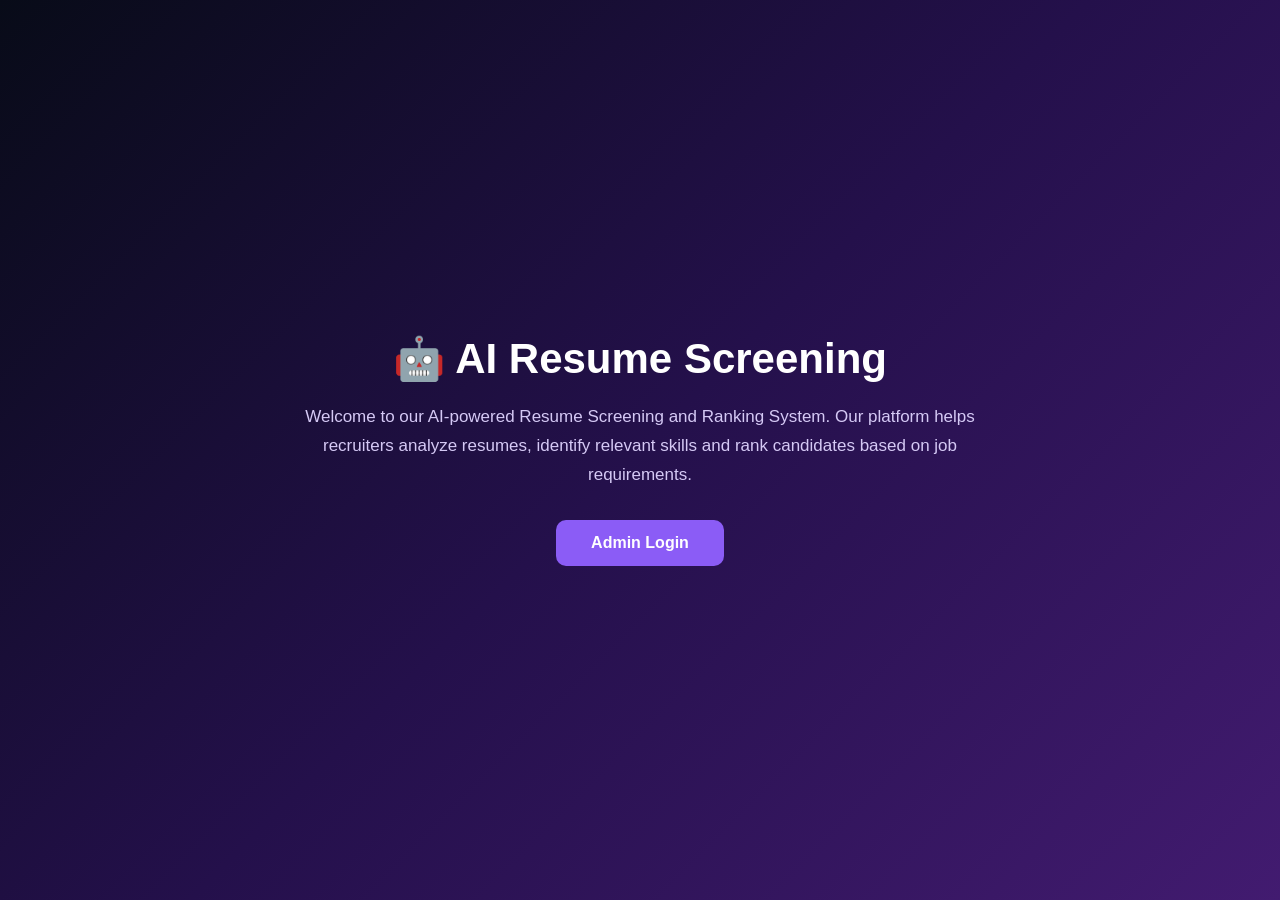
<file: templates/index.html>
<!DOCTYPE html>
<html lang="en">
<head>
    <meta charset="UTF-8">
    <meta name="viewport" content="width=device-width, initial-scale=1.0">
    <title>AI Resume Screening System</title>

    <style>
        * {
            margin: 0;
            padding: 0;
            box-sizing: border-box;
        }

        body {
            font-family: Arial, sans-serif;
            min-height: 100vh;
            background: linear-gradient(135deg, #080b18, #24104b, #421b70);
            color: white;
            display: flex;
            align-items: center;
            justify-content: center;
            text-align: center;
        }

        .container {
            max-width: 750px;
            padding: 50px 30px;
        }

        h1 {
            font-size: 42px;
            margin-bottom: 20px;
        }

        p {
            font-size: 17px;
            line-height: 1.7;
            color: #d5c9f5;
            margin-bottom: 30px;
        }

        a {
            display: inline-block;
            padding: 14px 35px;
            background: #8b5cf6;
            color: white;
            text-decoration: none;
            border-radius: 10px;
            font-weight: bold;
        }

        a:hover {
            background: #a78bfa;
        }
    </style>
</head>

<body>

    <div class="container">

        <h1>🤖 AI Resume Screening</h1>

        <p>
            Welcome to our AI-powered Resume Screening and Ranking System.
            Our platform helps recruiters analyze resumes, identify relevant
            skills and rank candidates based on job requirements.
        </p>

        <a href="{{ url_for('admin_login') }}">
            Admin Login
        </a>

    </div>

</body>
</html>
</file>
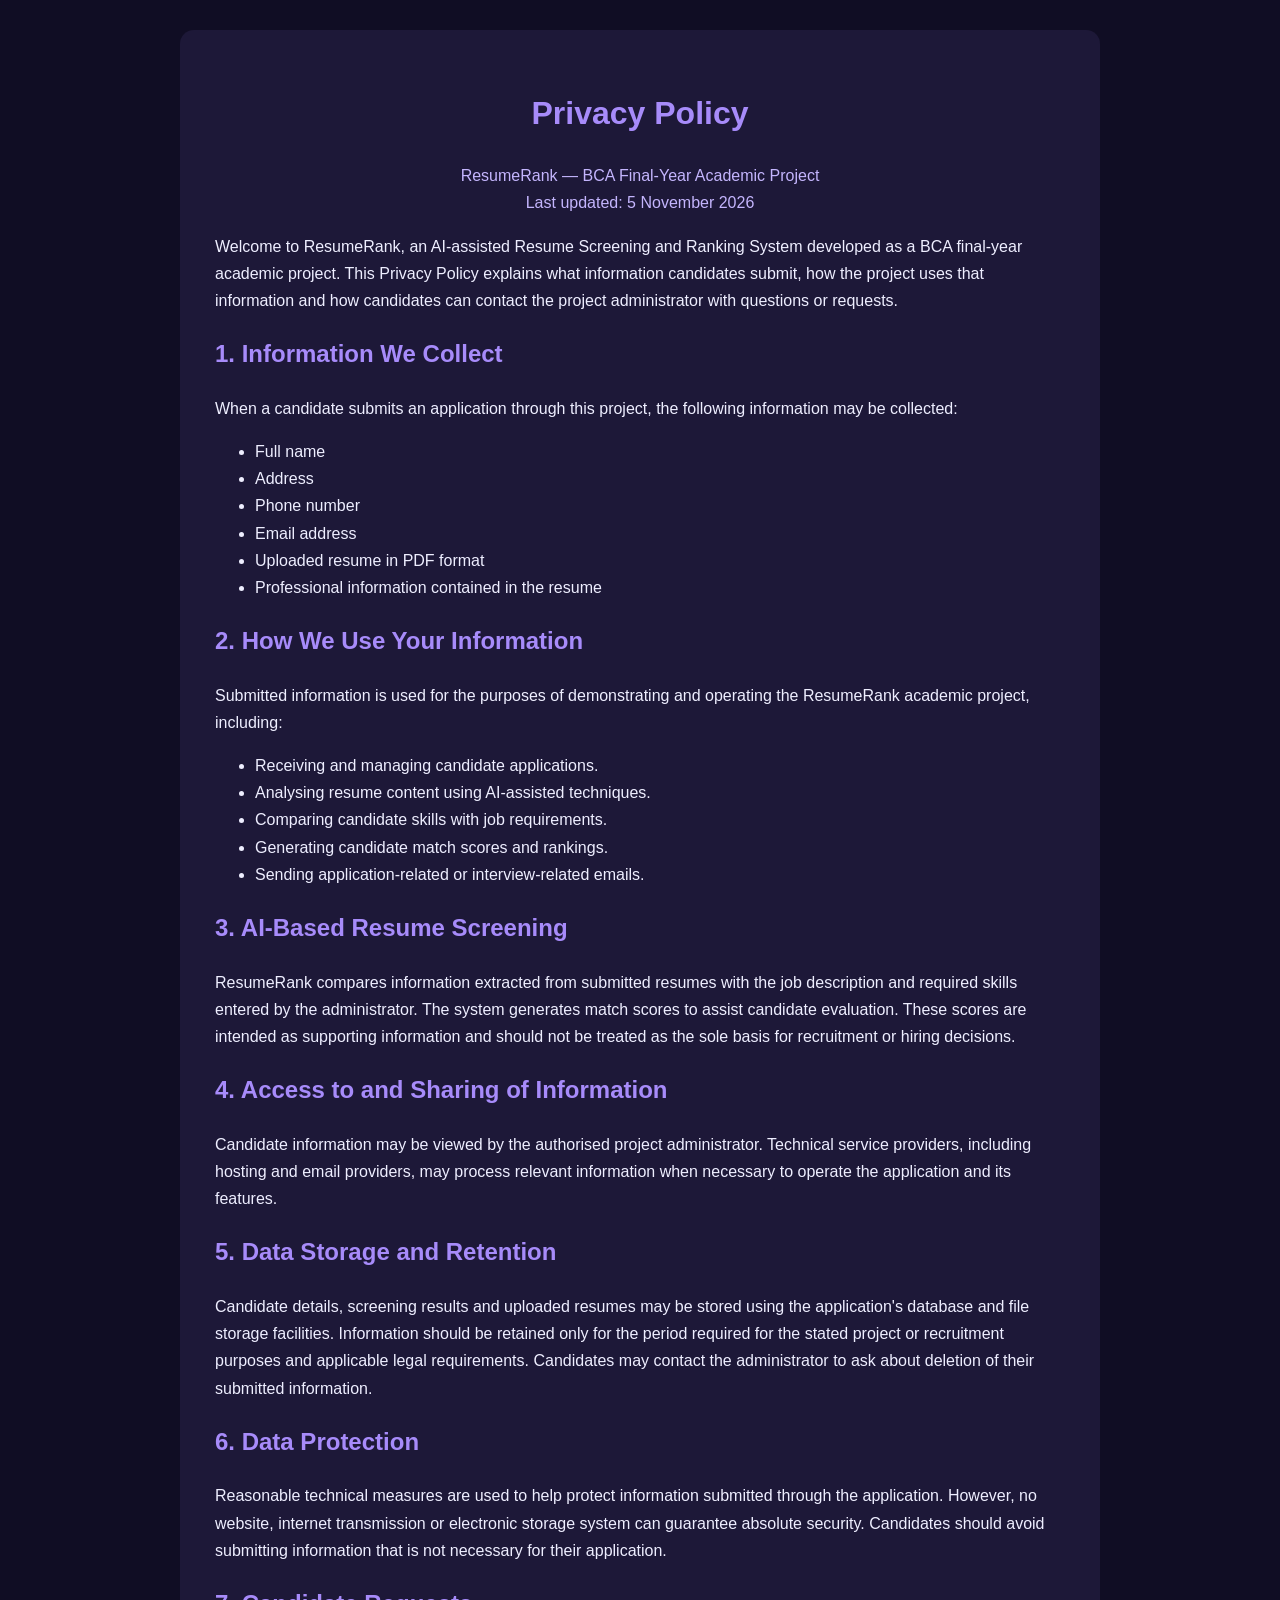
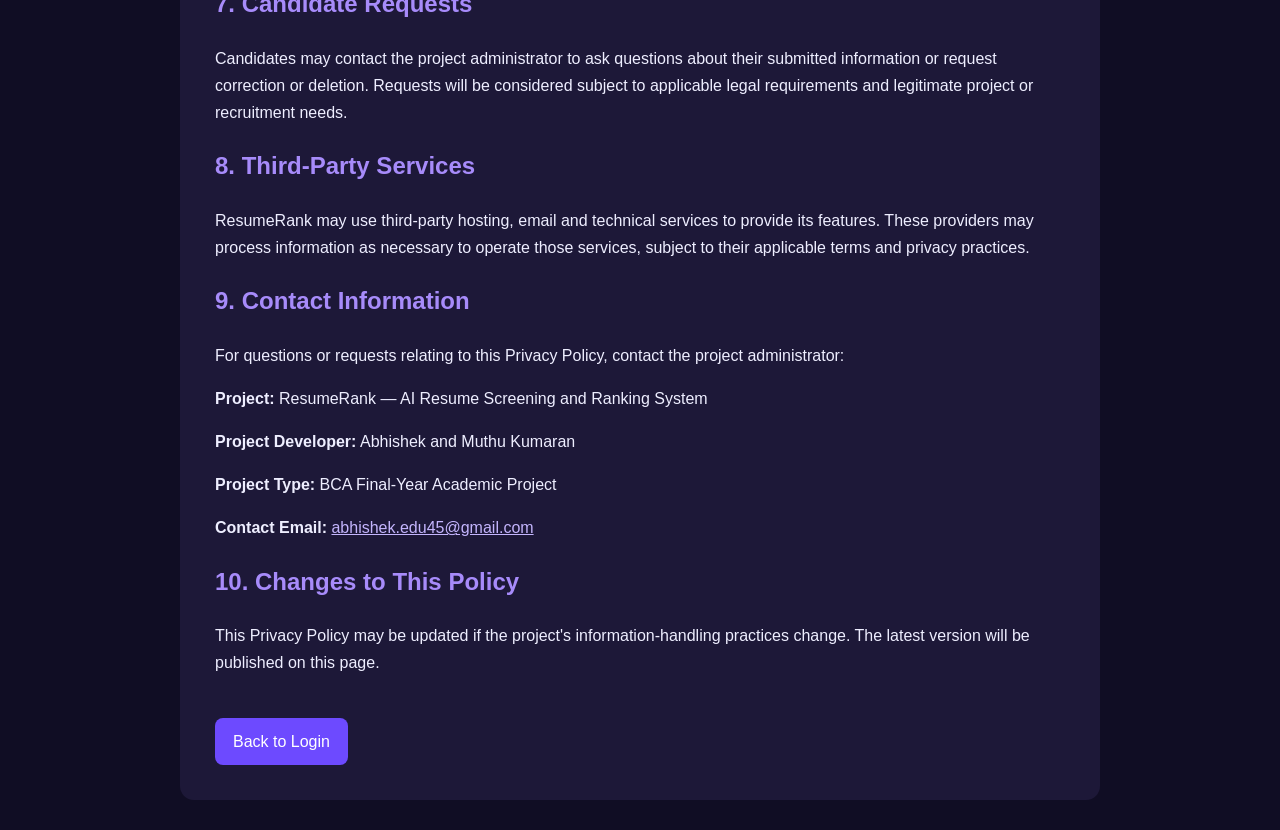
<file: templates/privacy.html>
<!DOCTYPE html>
<html lang="en">
<head>
    <meta charset="UTF-8">
    <meta name="viewport" content="width=device-width, initial-scale=1.0">

    <meta name="description"
          content="Privacy Policy for ResumeRank, a BCA final-year academic project demonstrating AI-assisted resume screening and candidate ranking.">

    <title>Privacy Policy | ResumeRank Student Project</title>

    <style>
        body {
            margin: 0;
            padding: 30px 15px;
            font-family: Arial, sans-serif;
            background: #100d24;
            color: #eeeeff;
            line-height: 1.7;
        }

        .container {
            max-width: 850px;
            margin: auto;
            padding: 35px;
            background: #1d1838;
            border-radius: 14px;
        }

        h1, h2 {
            color: #a78bfa;
        }

        h1 {
            text-align: center;
        }

        .updated {
            text-align: center;
            color: #c4b5fd;
        }

        a {
            color: #c4b5fd;
        }

        .back {
            display: inline-block;
            margin-top: 25px;
            padding: 10px 18px;
            background: #6d4aff;
            color: white;
            text-decoration: none;
            border-radius: 8px;
        }

        .back:hover {
            background: #805fff;
        }

        @media (max-width: 600px) {
            .container {
                padding: 20px;
            }
        }
    </style>
</head>

<body>
<main class="container">

    <h1>Privacy Policy</h1>

    <p class="updated">
        ResumeRank — BCA Final-Year Academic Project
        <br>
        Last updated: 5 November 2026
    </p>

    <p>
        Welcome to ResumeRank, an AI-assisted Resume Screening and
        Ranking System developed as a BCA final-year academic project.
        This Privacy Policy explains what information candidates submit,
        how the project uses that information and how candidates can
        contact the project administrator with questions or requests.
    </p>

    <h2>1. Information We Collect</h2>

    <p>
        When a candidate submits an application through this project,
        the following information may be collected:
    </p>

    <ul>
        <li>Full name</li>
        <li>Address</li>
        <li>Phone number</li>
        <li>Email address</li>
        <li>Uploaded resume in PDF format</li>
        <li>Professional information contained in the resume</li>
    </ul>

    <h2>2. How We Use Your Information</h2>

    <p>
        Submitted information is used for the purposes of demonstrating
        and operating the ResumeRank academic project, including:
    </p>

    <ul>
        <li>Receiving and managing candidate applications.</li>
        <li>Analysing resume content using AI-assisted techniques.</li>
        <li>Comparing candidate skills with job requirements.</li>
        <li>Generating candidate match scores and rankings.</li>
        <li>Sending application-related or interview-related emails.</li>
    </ul>

    <h2>3. AI-Based Resume Screening</h2>

    <p>
        ResumeRank compares information extracted from submitted resumes
        with the job description and required skills entered by the
        administrator. The system generates match scores to assist
        candidate evaluation. These scores are intended as supporting
        information and should not be treated as the sole basis for
        recruitment or hiring decisions.
    </p>

    <h2>4. Access to and Sharing of Information</h2>

    <p>
        Candidate information may be viewed by the authorised project
        administrator. Technical service providers, including hosting
        and email providers, may process relevant information when
        necessary to operate the application and its features.
    </p>

    <h2>5. Data Storage and Retention</h2>

    <p>
        Candidate details, screening results and uploaded resumes may
        be stored using the application's database and file storage
        facilities. Information should be retained only for the period
        required for the stated project or recruitment purposes and
        applicable legal requirements. Candidates may contact the
        administrator to ask about deletion of their submitted
        information.
    </p>

    <h2>6. Data Protection</h2>

    <p>
        Reasonable technical measures are used to help protect
        information submitted through the application. However,
        no website, internet transmission or electronic storage
        system can guarantee absolute security.
        Candidates should avoid submitting information that is
        not necessary for their application.
    </p>

    <h2>7. Candidate Requests</h2>

    <p>
        Candidates may contact the project administrator to ask
        questions about their submitted information or request
        correction or deletion. Requests will be considered subject
        to applicable legal requirements and legitimate project
        or recruitment needs.
    </p>

    <h2>8. Third-Party Services</h2>

    <p>
        ResumeRank may use third-party hosting, email and technical
        services to provide its features. These providers may process
        information as necessary to operate those services, subject
        to their applicable terms and privacy practices.
    </p>

    <h2>9. Contact Information</h2>

    <p>
        For questions or requests relating to this Privacy Policy,
        contact the project administrator:
    </p>

    <p>
        <strong>Project:</strong>
        ResumeRank — AI Resume Screening and Ranking System
    </p>

    <p>
        <strong>Project Developer:</strong>
        Abhishek and Muthu Kumaran
    </p>

    <p>
        <strong>Project Type:</strong>
        BCA Final-Year Academic Project
    </p>

    <p>
        <strong>Contact Email:</strong>
        <a href="mailto:abhishek.edu45@gmail.com">
            abhishek.edu45@gmail.com
        </a>
    </p>

    <h2>10. Changes to This Policy</h2>

    <p>
        This Privacy Policy may be updated if the project's
        information-handling practices change. The latest version
        will be published on this page.
    </p>

    <a class="back" href="{{ url_for('admin_login') }}">
        Back to Login
    </a>

</main>
</body>
</html>
</file>
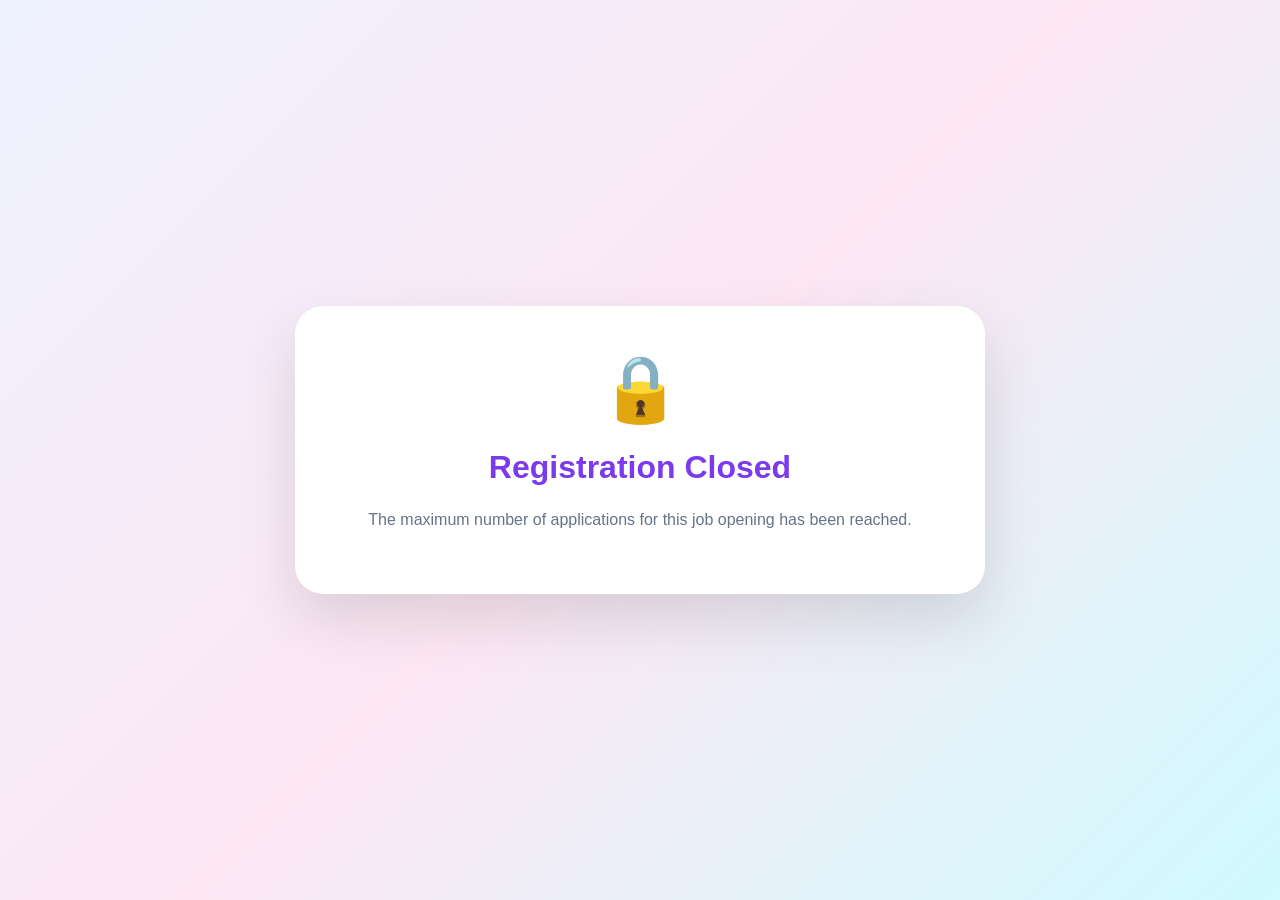
<file: templates/registration_closed.html>
<!DOCTYPE html>
<html lang="en">

<head>

<meta charset="UTF-8">

<meta name="viewport"
content="width=device-width, initial-scale=1.0">

<title>Registration Closed | ResumeRank</title>

<style>

body {

    margin: 0;

    min-height: 100vh;

    display: flex;

    align-items: center;

    justify-content: center;

    font-family: Arial, sans-serif;

    background:
        linear-gradient(
            135deg,
            #eef2ff,
            #fce7f3,
            #cffafe
        );
}


.card {

    background: white;

    width: 90%;

    max-width: 600px;

    text-align: center;

    padding: 45px;

    border-radius: 28px;

    box-shadow:
        0 25px 60px
        rgba(0,0,0,0.12);
}


.icon {

    font-size: 65px;
}


h1 {

    color: #7c3aed;
}


p {

    color: #64748b;

    line-height: 1.6;
}

</style>

</head>


<body>

<div class="card">

    <div class="icon">
        🔒
    </div>

    <h1>
        Registration Closed
    </h1>

    <p>
        The maximum number of applications for this
        job opening has been reached.
    </p>

</div>

</body>

</html>
</file>
